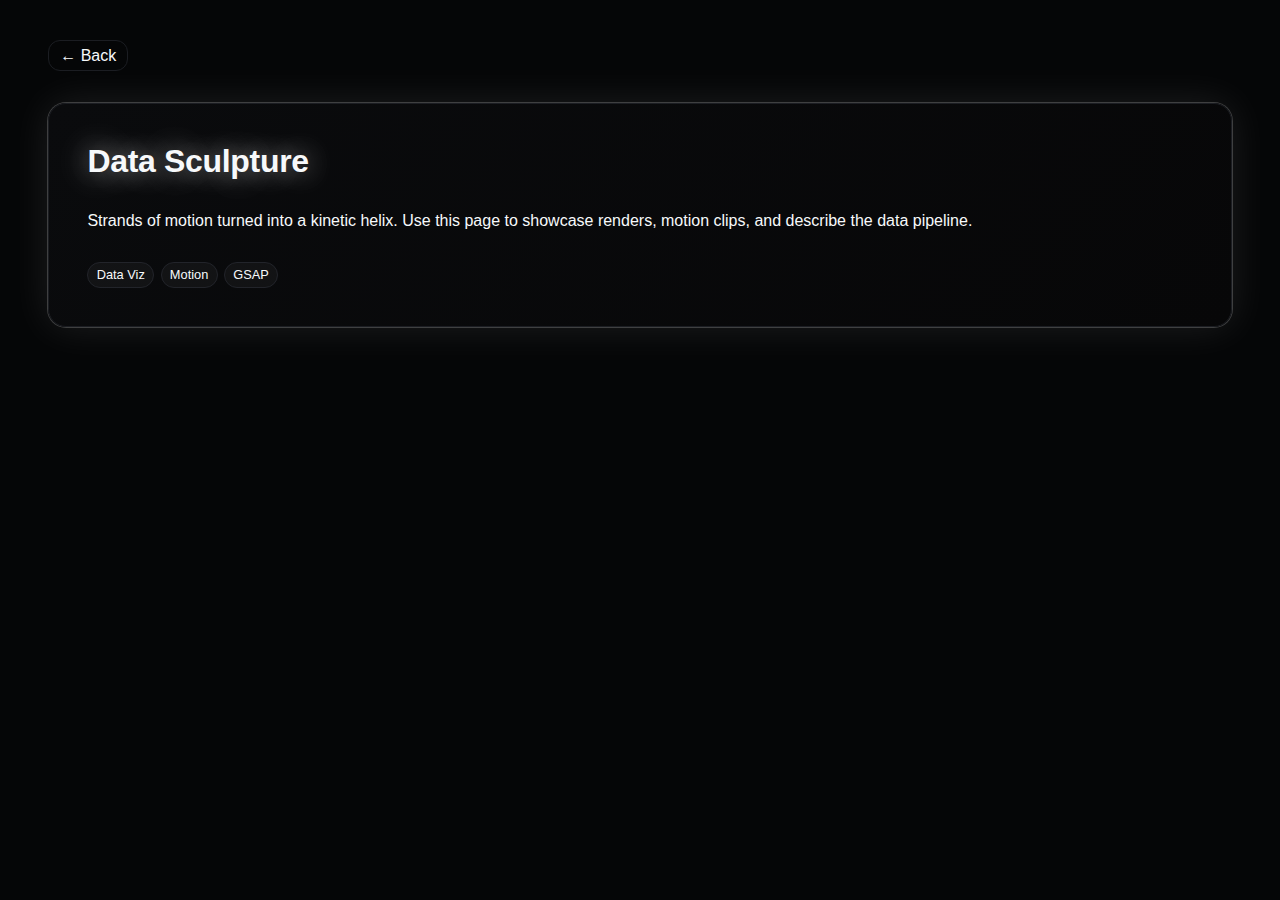
<file: project-data-sculpture.html>
<!DOCTYPE html>
<html lang="en">

<head>
  <meta charset="UTF-8" />
  <meta name="viewport" content="width=device-width, initial-scale=1.0" />
  <title>Data Sculpture</title>
  <link rel="stylesheet" href="project-template.css" />
</head>

<body>
  <header>
    <a class="back" href="index.html">← Back</a>
  </header>
  <section class="hero">
    <h1>Data Sculpture</h1>
    <p>Strands of motion turned into a kinetic helix. Use this page to showcase renders, motion clips, and describe the
      data pipeline.</p>
    <div class="tags">
      <span class="pill">Data Viz</span>
      <span class="pill">Motion</span>
      <span class="pill">GSAP</span>
    </div>
  </section>
  <script>
    // Theme toggle removed
  </script>
  <script src="lightbox.js"></script>
</body>

</html>
</file>
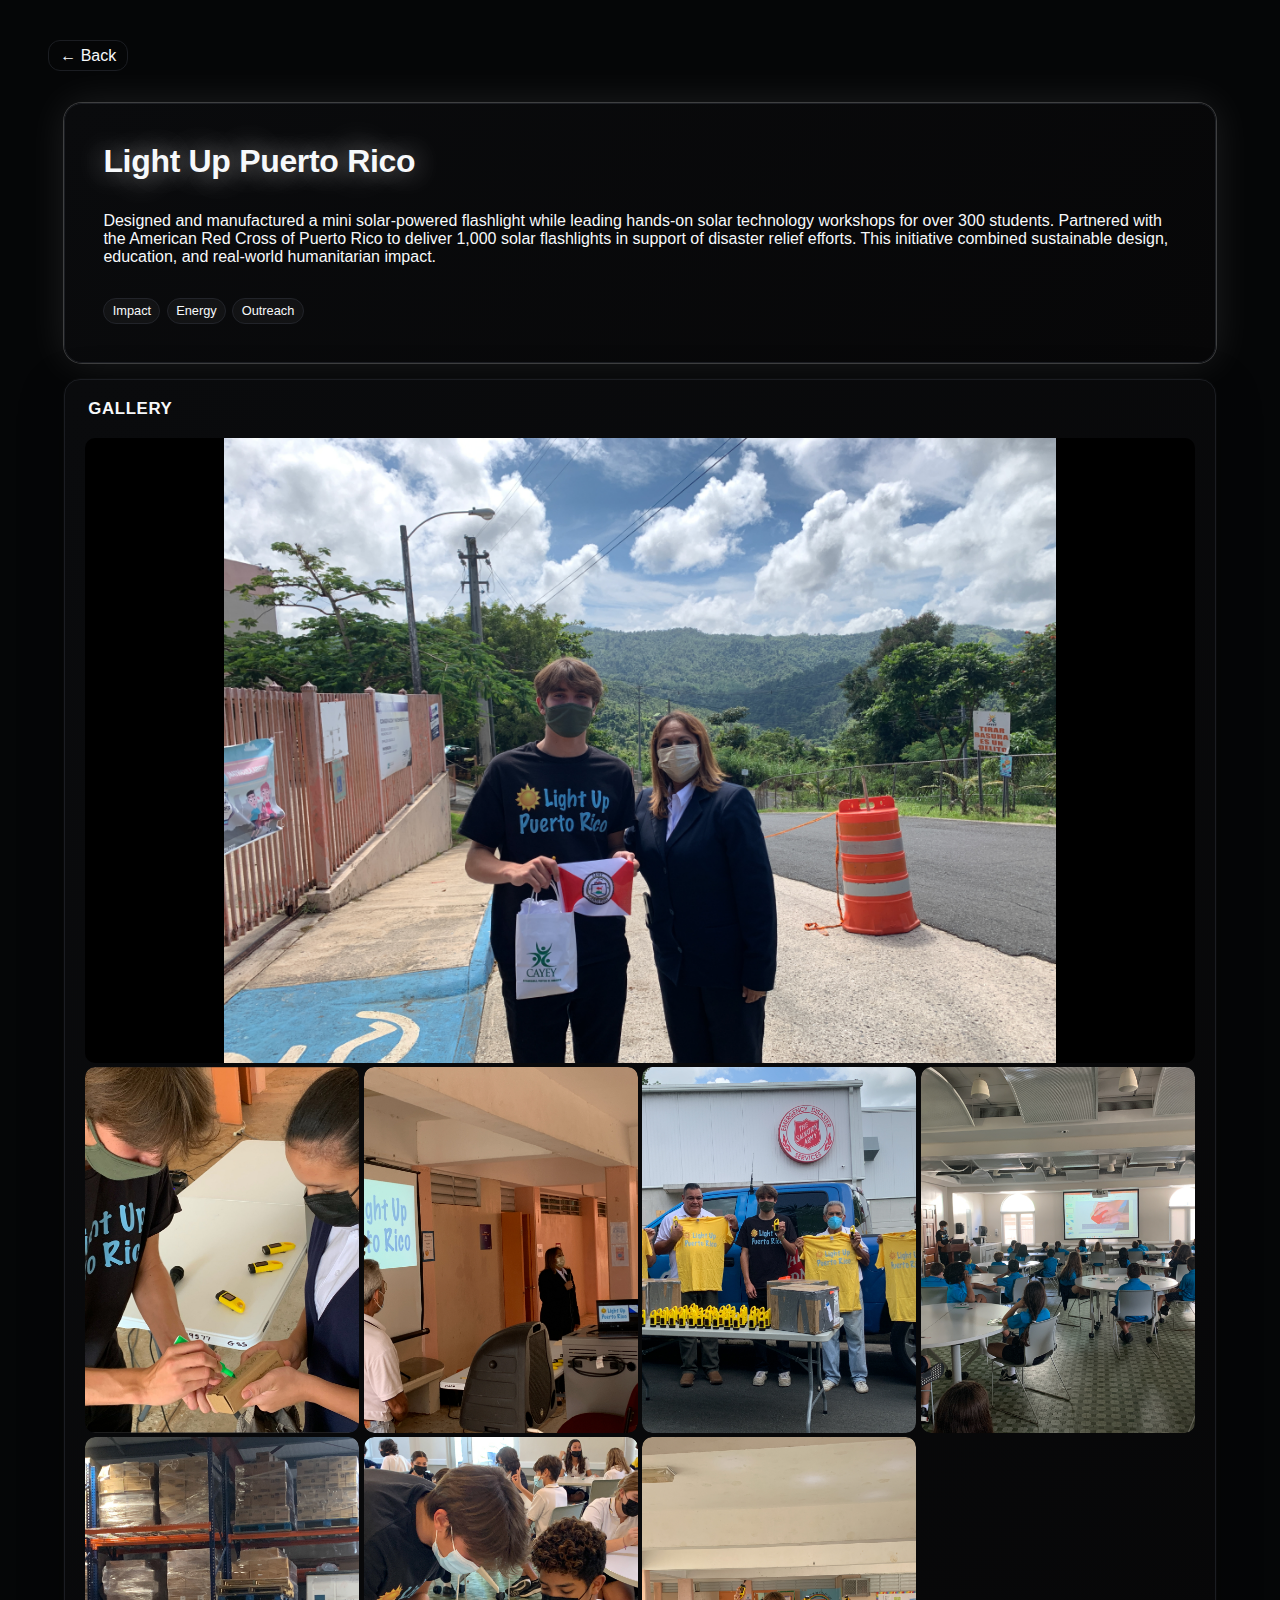
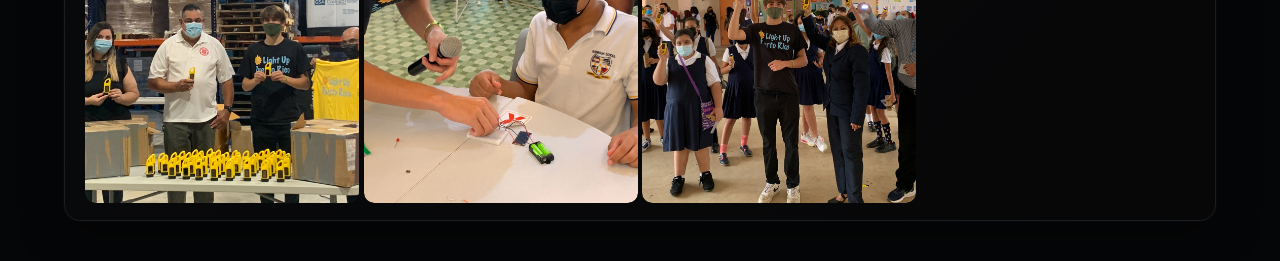
<file: project-light-up-puerto-rico.html>
<!DOCTYPE html>
<html lang="en">

<head>
  <meta charset="UTF-8" />
  <meta name="viewport" content="width=device-width, initial-scale=1.0" />
  <title>Light Up Puerto Rico</title>
  <link rel="stylesheet" href="project-template.css" />
</head>

<body>
  <header>
    <a class="back" href="index.html">← Back</a>
  </header>
  <div class="project-container">
    <section class="hero">
      <h1>Light Up Puerto Rico</h1>
      <p>Designed and manufactured a mini solar-powered flashlight while leading hands-on solar technology workshops for
        over 300 students. Partnered with the American Red Cross of Puerto Rico to deliver 1,000 solar flashlights in
        support of disaster relief efforts. This initiative combined sustainable design, education, and real-world
        humanitarian impact.</p>
      <div class="tags">
        <span class="pill">Impact</span>
        <span class="pill">Energy</span>
        <span class="pill">Outreach</span>
      </div>
    </section>
    <section class="resume-grid" style="margin-top: 1rem;">
      <!-- Overview moved to hero -->

      <div class="resume-section">
        <h2>Gallery</h2>
        <div class="mosaic">
          <div class="mosaic-hero">
            <img src="LightPhoto/20c060a6-b0e6-4235-8fda-afd449472fc2_rw_3840.jpeg" loading="lazy" decoding="async">
          </div>
          <div class="mosaic-grid four-cols">
            <div class="mosaic-tile"><img src="LightPhoto/0d07c886-33a8-42fd-b2cf-d41dfeb0e376_rw_1920.jpg"
                loading="lazy"></div>
            <div class="mosaic-tile"><img src="LightPhoto/3b96759d-da14-43ef-8f70-dbc1c751bc1c_rw_3840.jpeg"
                loading="lazy"></div>
            <div class="mosaic-tile"><img src="LightPhoto/8be5dfb0-6b37-4334-9ace-553f6fea2cbb_rw_3840.jpeg"
                loading="lazy"></div>
            <div class="mosaic-tile"><img src="LightPhoto/9d438d84-3560-45f2-9302-32a8c58c3b9f_rw_3840.jpeg"
                loading="lazy"></div>
            <div class="mosaic-tile"><img src="LightPhoto/c4f4adf2-5897-4bbb-9b95-01b7a9fb95f0_rw_3840.jpeg"
                loading="lazy"></div>
            <div class="mosaic-tile"><img src="LightPhoto/d5da65f4-849e-46d1-8330-aced6f60d758_rw_3840.jpeg"
                loading="lazy"></div>
            <div class="mosaic-tile"><img src="LightPhoto/ed5709ec-d4d1-4aab-b4b1-d6766bcb1f47_rw_3840.jpeg"
                loading="lazy"></div>
          </div>
        </div>
      </div>
  </div>
  </section>
  </div>

  <script src="lightbox.js"></script>
</body>

</html>
</file>
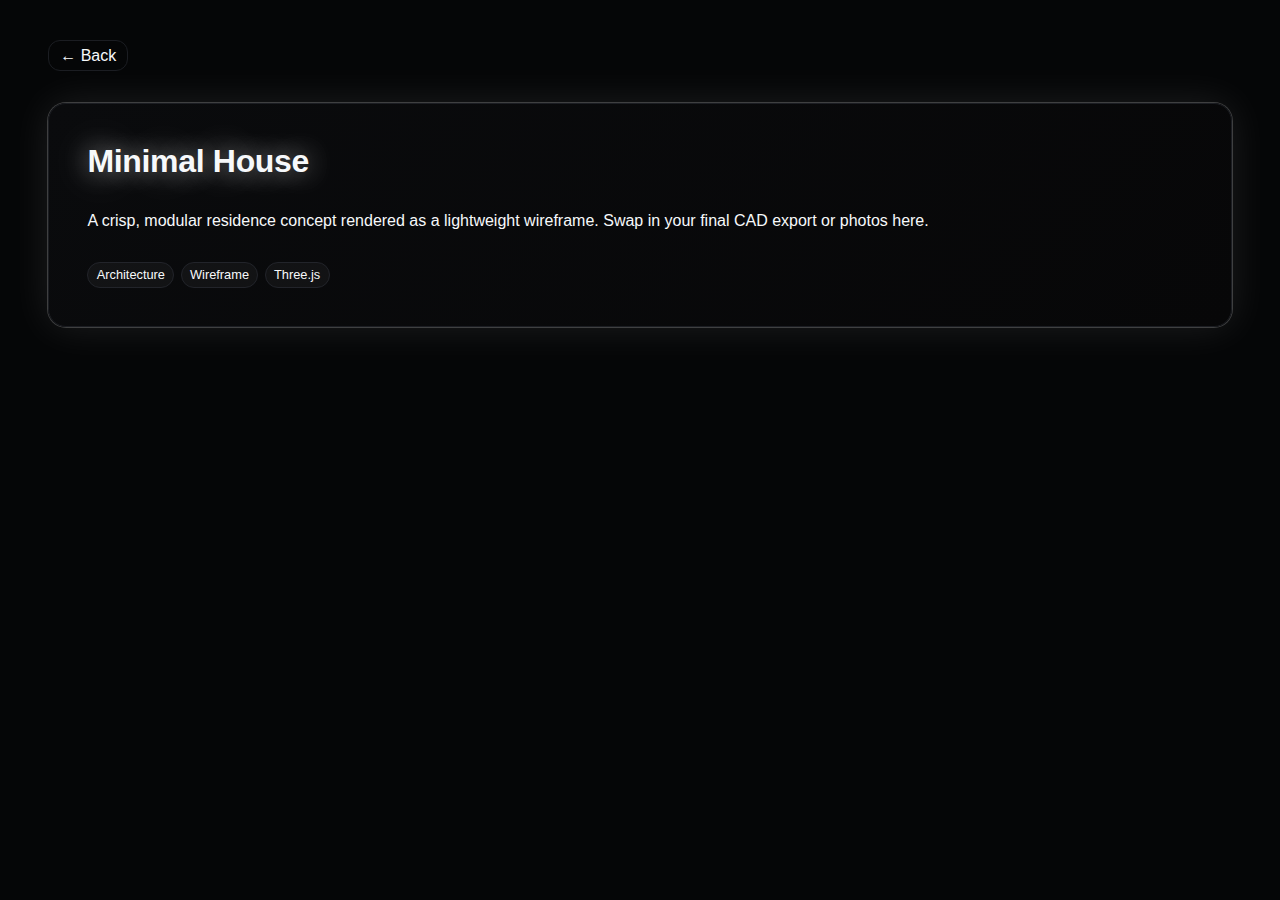
<file: project-minimal-house.html>
<!DOCTYPE html>
<html lang="en">

<head>
  <meta charset="UTF-8" />
  <meta name="viewport" content="width=device-width, initial-scale=1.0" />
  <title>Minimal House</title>
  <link rel="stylesheet" href="project-template.css" />
</head>

<body>
  <header>
    <a class="back" href="index.html">← Back</a>
  </header>
  <section class="hero">
    <h1>Minimal House</h1>
    <p>A crisp, modular residence concept rendered as a lightweight wireframe. Swap in your final CAD export or photos
      here.</p>
    <div class="tags">
      <span class="pill">Architecture</span>
      <span class="pill">Wireframe</span>
      <span class="pill">Three.js</span>
    </div>
  </section>
  <script>
    // Theme toggle removed
  </script>
  <script src="lightbox.js"></script>
</body>

</html>
</file>
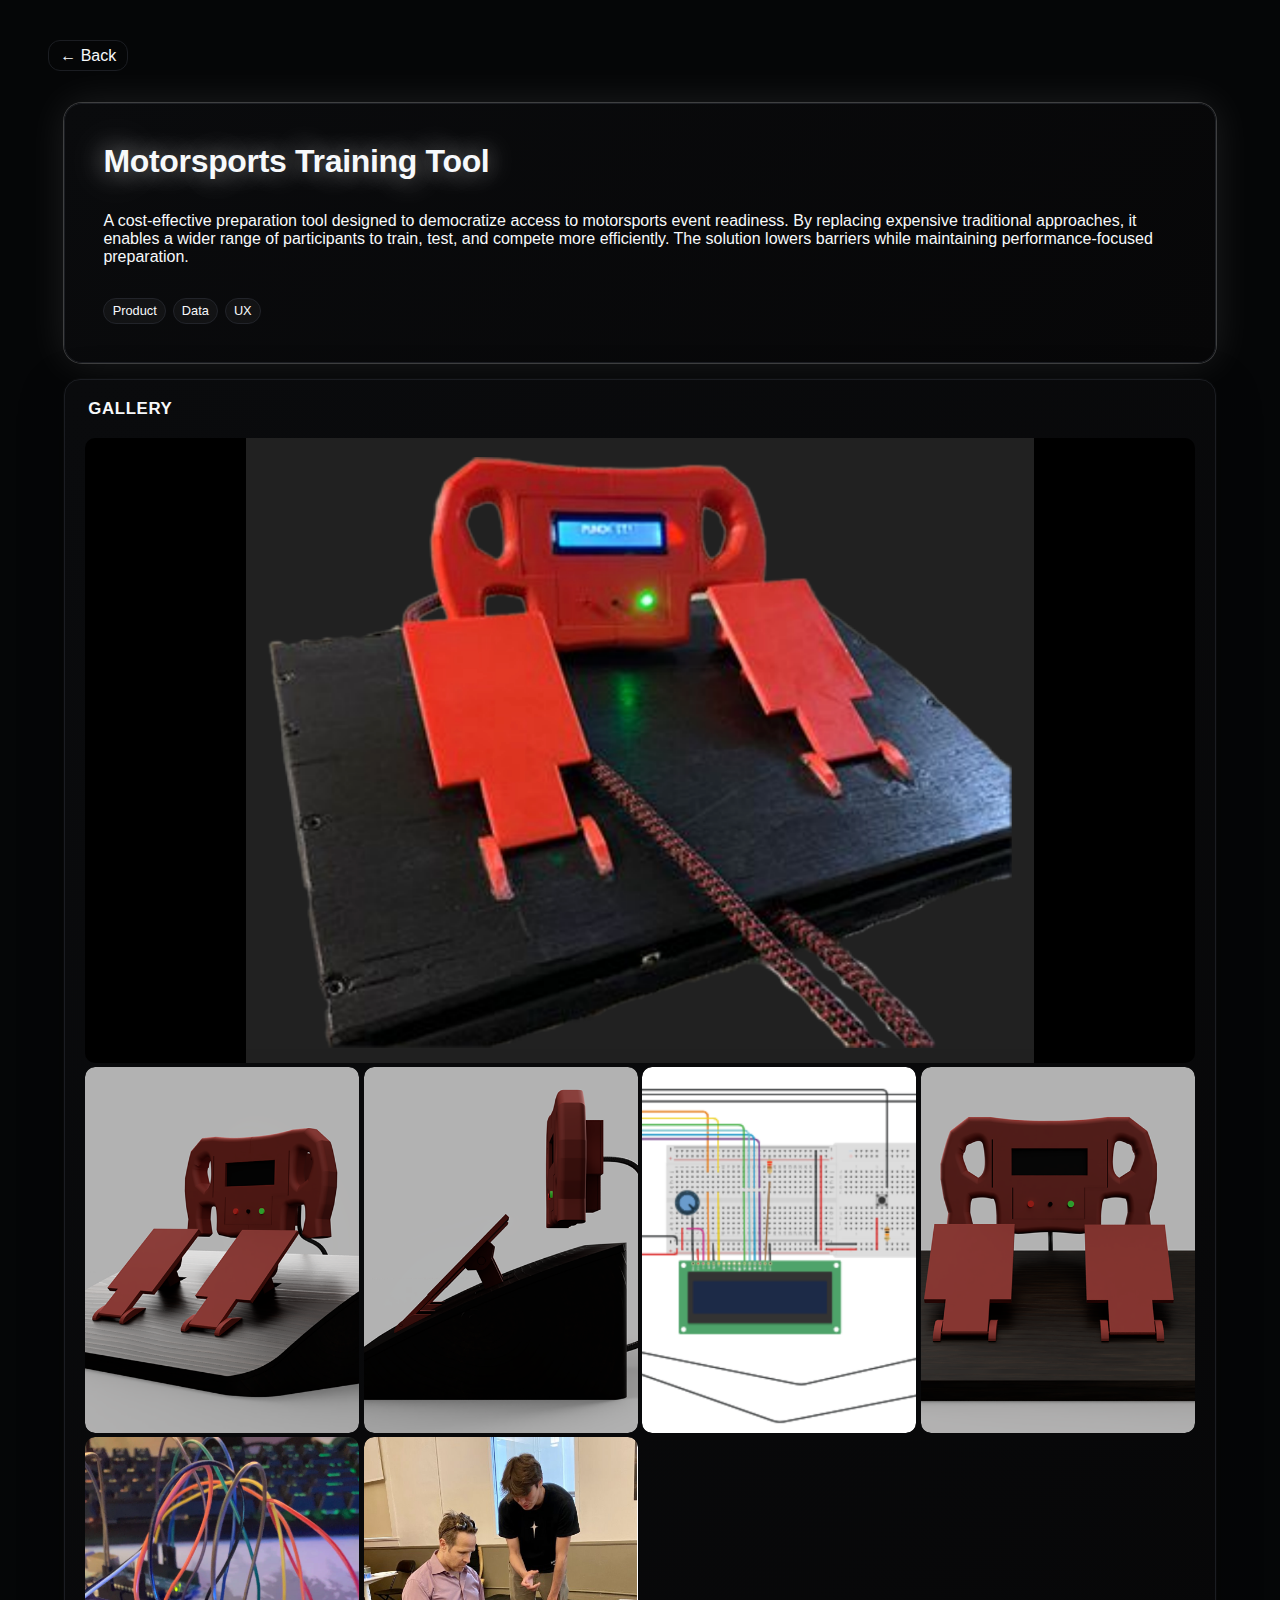
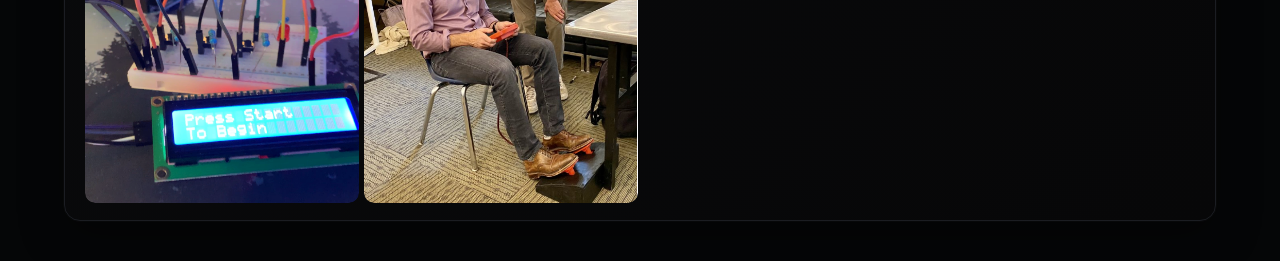
<file: project-motorsports-training.html>
<!DOCTYPE html>
<html lang="en">

<head>
  <meta charset="UTF-8" />
  <meta name="viewport" content="width=device-width, initial-scale=1.0" />
  <title>Motorsports Training Tool</title>
  <link rel="stylesheet" href="project-template.css" />
</head>

<body>
  <header>
    <a class="back" href="index.html">← Back</a>
  </header>
  <div class="project-container">
    <section class="hero">
      <h1>Motorsports Training Tool</h1>
      <p>A cost-effective preparation tool designed to democratize access to motorsports event readiness. By replacing
        expensive traditional approaches, it enables a wider range of participants to train, test, and compete more
        efficiently. The solution lowers barriers while maintaining performance-focused preparation.</p>
      <div class="tags">
        <span class="pill">Product</span>
        <span class="pill">Data</span>
        <span class="pill">UX</span>
      </div>
    </section>
    <section class="resume-grid" style="margin-top: 1rem;">
      <!-- Overview moved to hero -->

      <div class="resume-section">
        <h2>Gallery</h2>
        <div class="mosaic">
          <div class="mosaic-hero">
            <img src="MotorPhotos/fbe0ea83-8b79-4538-a6ee-eb7fc6fcd6d3_rw_1920.png" loading="lazy" decoding="async">
          </div>
          <div class="mosaic-grid four-cols">
            <div class="mosaic-tile"><img src="MotorPhotos/576dc3a3-748d-4370-b03c-f26d07379180_rw_1920.png"
                loading="lazy"></div>
            <div class="mosaic-tile"><img src="MotorPhotos/6f89e2ab-8fe5-488a-a1a6-9d8b1bcc749d_rw_1920.png"
                loading="lazy"></div>
            <div class="mosaic-tile"><img src="MotorPhotos/bc9ba06f-2c50-47a5-be89-dcbdb2023769_rw_1920.png"
                loading="lazy"></div>
            <div class="mosaic-tile"><img src="MotorPhotos/da7775ff-dd3f-41bb-b519-8e081daafa8c_rw_1920.png"
                loading="lazy"></div>
            <div class="mosaic-tile"><img src="MotorPhotos/39533265-1f24-4799-88b1-315993b70727_rw_600.png"
                loading="lazy"></div>
            <div class="mosaic-tile"><img src="MotorPhotos/ef8f3a1c-3c14-4d83-b40a-071096e68a1f_rw_600.png"
                loading="lazy"></div>
          </div>
        </div>
      </div>
  </div>
  </section>
  </div>

  <script src="lightbox.js"></script>
</body>

</html>
</file>
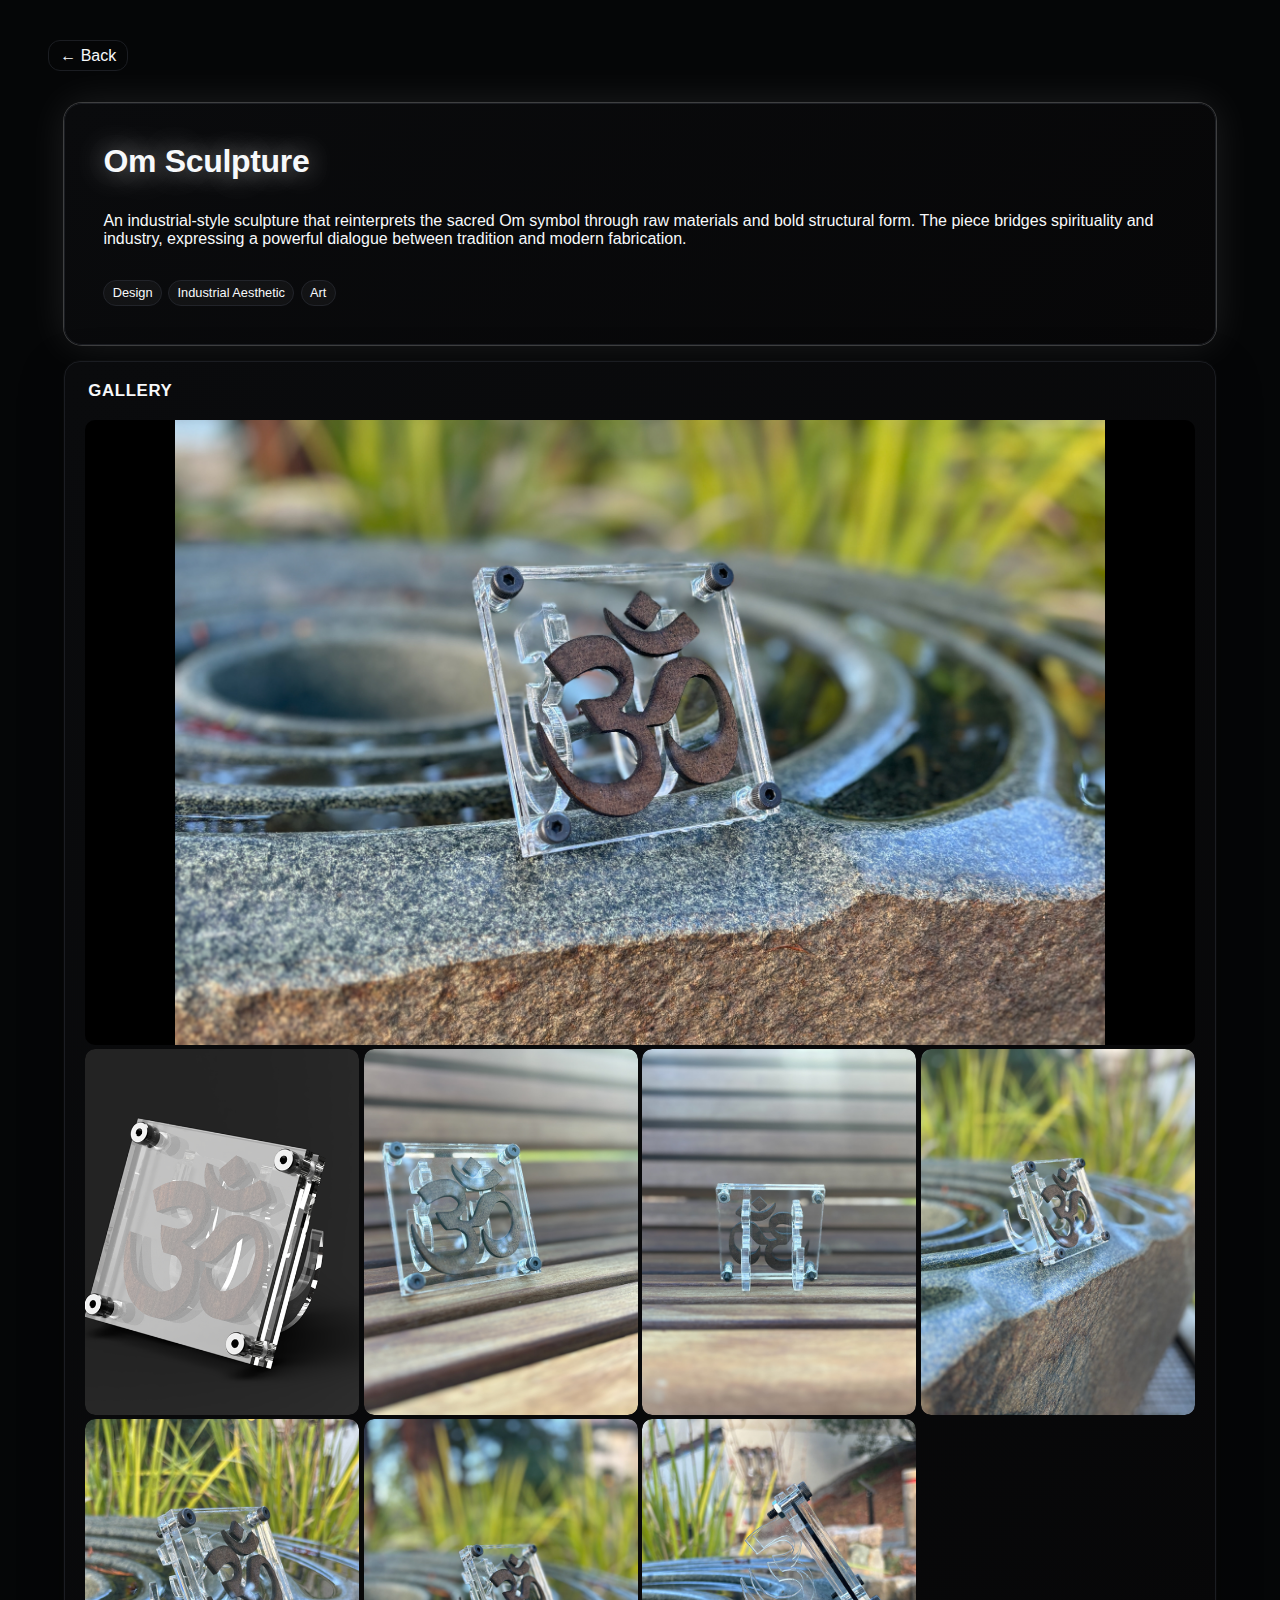
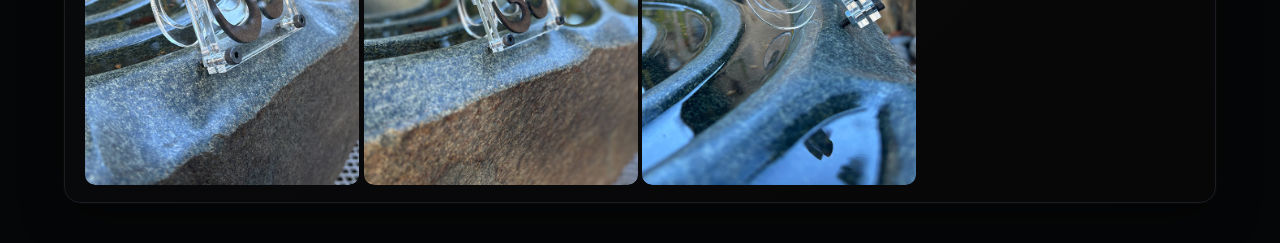
<file: project-om-sculpture.html>
<!DOCTYPE html>
<html lang="en">

<head>
  <meta charset="UTF-8" />
  <meta name="viewport" content="width=device-width, initial-scale=1.0" />
  <title>Om Sculpture</title>
  <link rel="stylesheet" href="project-template.css" />
</head>

<body>
  <header>
    <a class="back" href="index.html">← Back</a>
  </header>
  <div class="project-container">
    <section class="hero">
      <h1>Om Sculpture</h1>
      <p>An industrial-style sculpture that reinterprets the sacred Om symbol through raw materials and bold structural
        form. The piece bridges spirituality and industry, expressing a powerful dialogue between tradition and modern
        fabrication.</p>
      <div class="tags">
        <span class="pill">Design</span>
        <span class="pill">Industrial Aesthetic</span>
        <span class="pill">Art</span>
      </div>
    </section>
    <section class="resume-grid" style="margin-top: 1rem;">
      <!-- Overview moved to hero -->

      <div class="resume-section">
        <h2>Gallery</h2>
        <div class="mosaic">
          <div class="mosaic-hero">
            <img src="OmPhoto/dba7e19a-ae7a-409d-a035-6022364fa1c2_rw_3840.jpg" loading="lazy" decoding="async">
          </div>
          <div class="mosaic-grid four-cols">
            <div class="mosaic-tile"><img src="OmPhoto/2b84a162-21b4-4754-bbdb-909af71cb37f_rw_1920.png" loading="lazy">
            </div>
            <div class="mosaic-tile"><img src="OmPhoto/08fae90b-0a5f-4489-8546-f8f3979e7236_rw_1200.jpg" loading="lazy">
            </div>
            <div class="mosaic-tile"><img src="OmPhoto/3e0bdde9-8571-4ec7-a57b-9d356a153ba6_rw_1200.jpg" loading="lazy">
            </div>
            <div class="mosaic-tile"><img src="OmPhoto/94d262ca-f314-4d36-bfbd-acf64a7533b5_rw_1200.jpg" loading="lazy">
            </div>
            <div class="mosaic-tile"><img src="OmPhoto/9bec1c28-4421-4c74-a13c-74c933f55006_rw_1200.jpg" loading="lazy">
            </div>
            <div class="mosaic-tile"><img src="OmPhoto/e5193120-df77-4c6f-9992-e0f4b55fc050_rw_600.jpg" loading="lazy">
            </div>
            <div class="mosaic-tile"><img src="OmPhoto/f834a7fa-1678-47e9-8c7f-31876a10a8b5_rw_1200.jpeg"
                loading="lazy">
            </div>
          </div>
        </div>
      </div>
  </div>
  </section>
  </div>

  <script src="lightbox.js"></script>
</body>

</html>
</file>
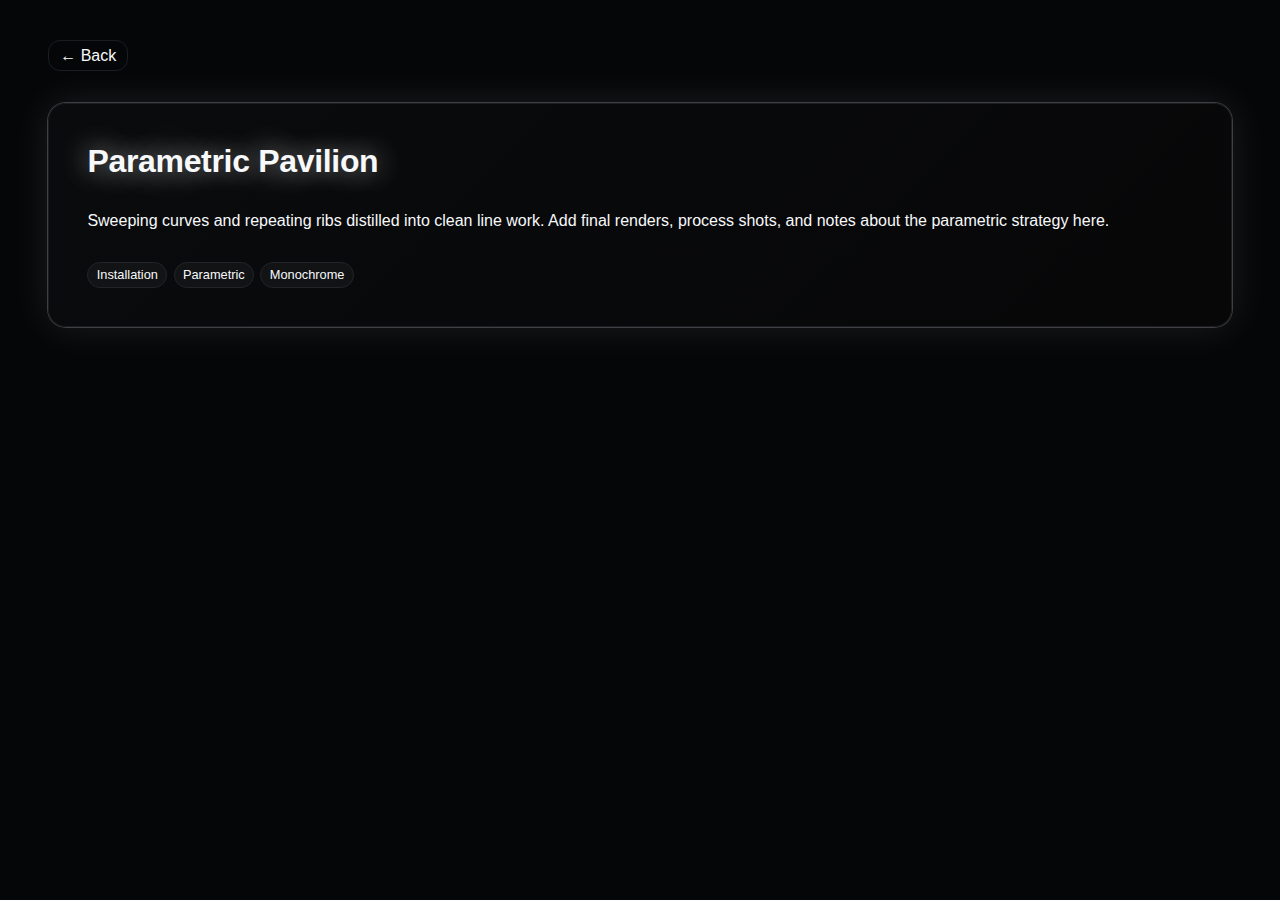
<file: project-parametric-pavilion.html>
<!DOCTYPE html>
<html lang="en">

<head>
  <meta charset="UTF-8" />
  <meta name="viewport" content="width=device-width, initial-scale=1.0" />
  <title>Parametric Pavilion</title>
  <link rel="stylesheet" href="project-template.css" />
</head>

<body>
  <header>
    <a class="back" href="index.html">← Back</a>
  </header>
  <section class="hero">
    <h1>Parametric Pavilion</h1>
    <p>Sweeping curves and repeating ribs distilled into clean line work. Add final renders, process shots, and notes
      about the parametric strategy here.</p>
    <div class="tags">
      <span class="pill">Installation</span>
      <span class="pill">Parametric</span>
      <span class="pill">Monochrome</span>
    </div>
  </section>
  <script>
    // Theme toggle removed
  </script>
  <script src="lightbox.js"></script>
</body>

</html>
</file>
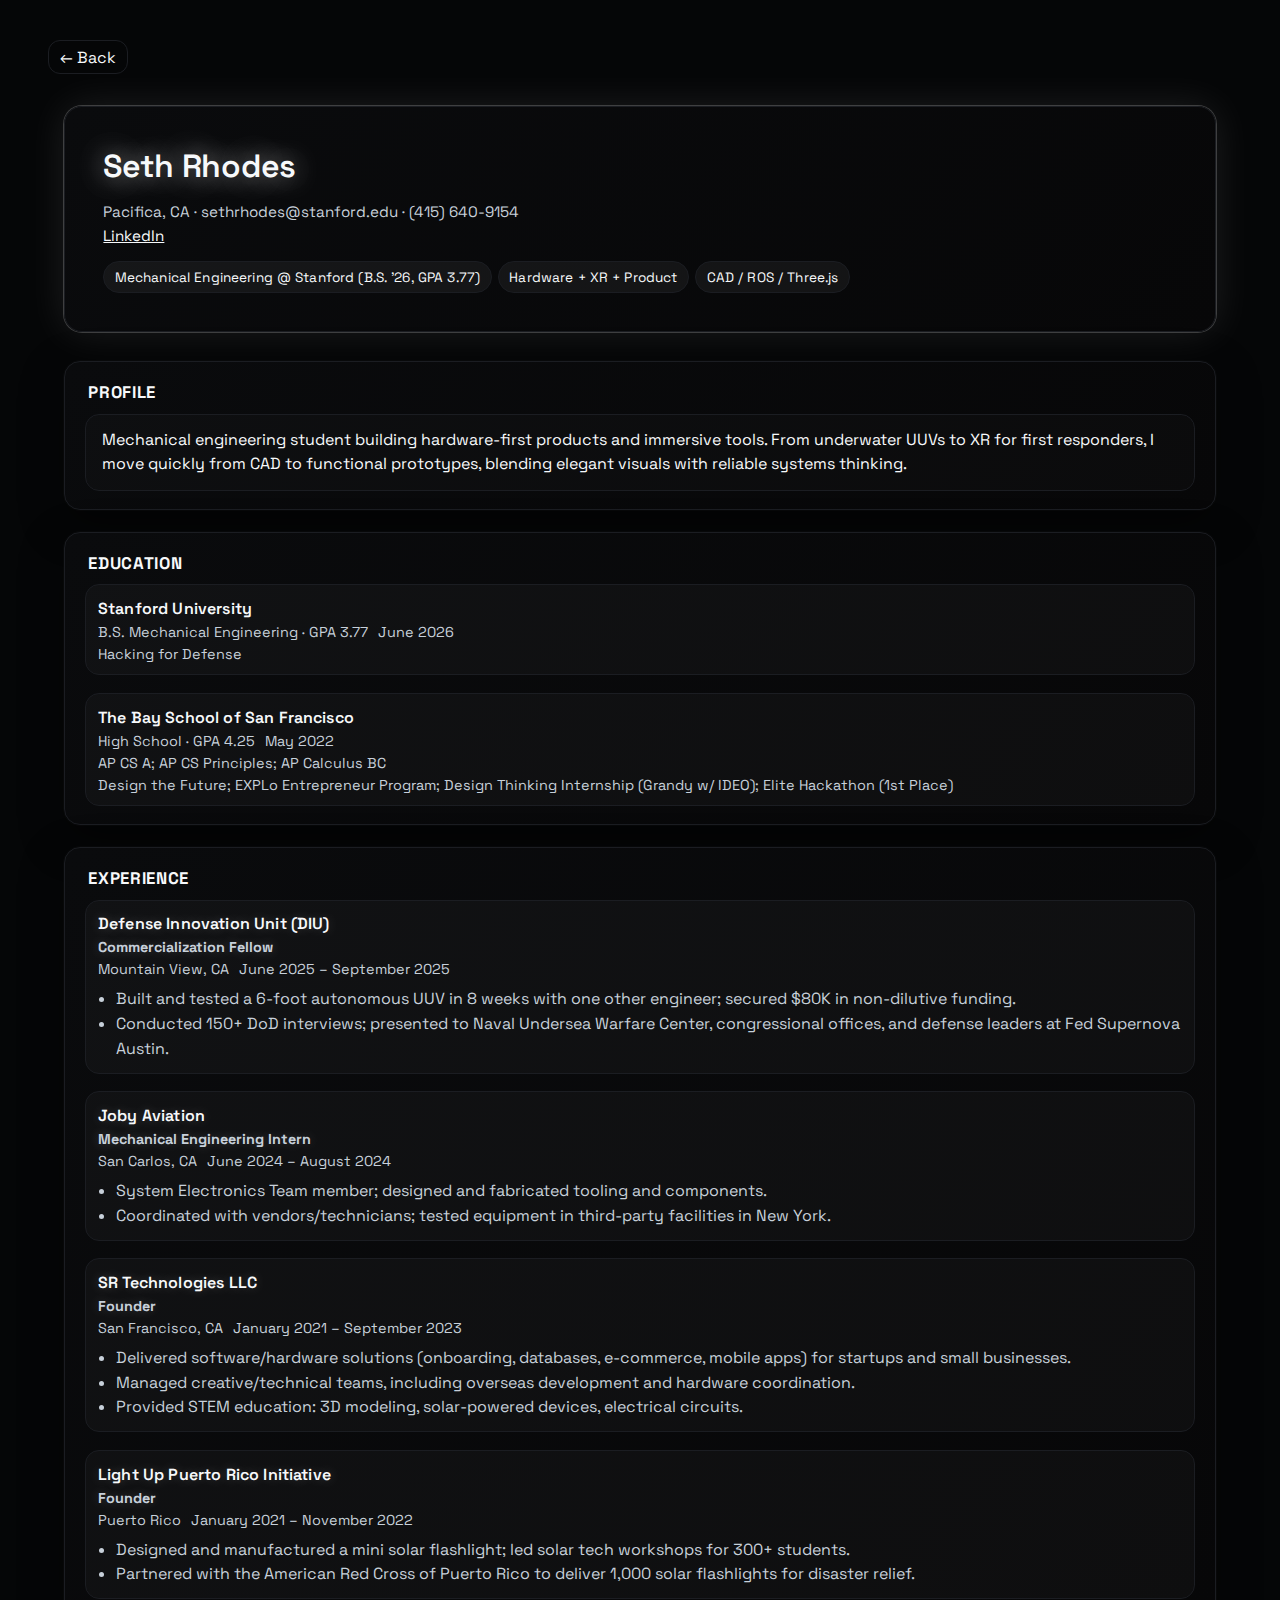
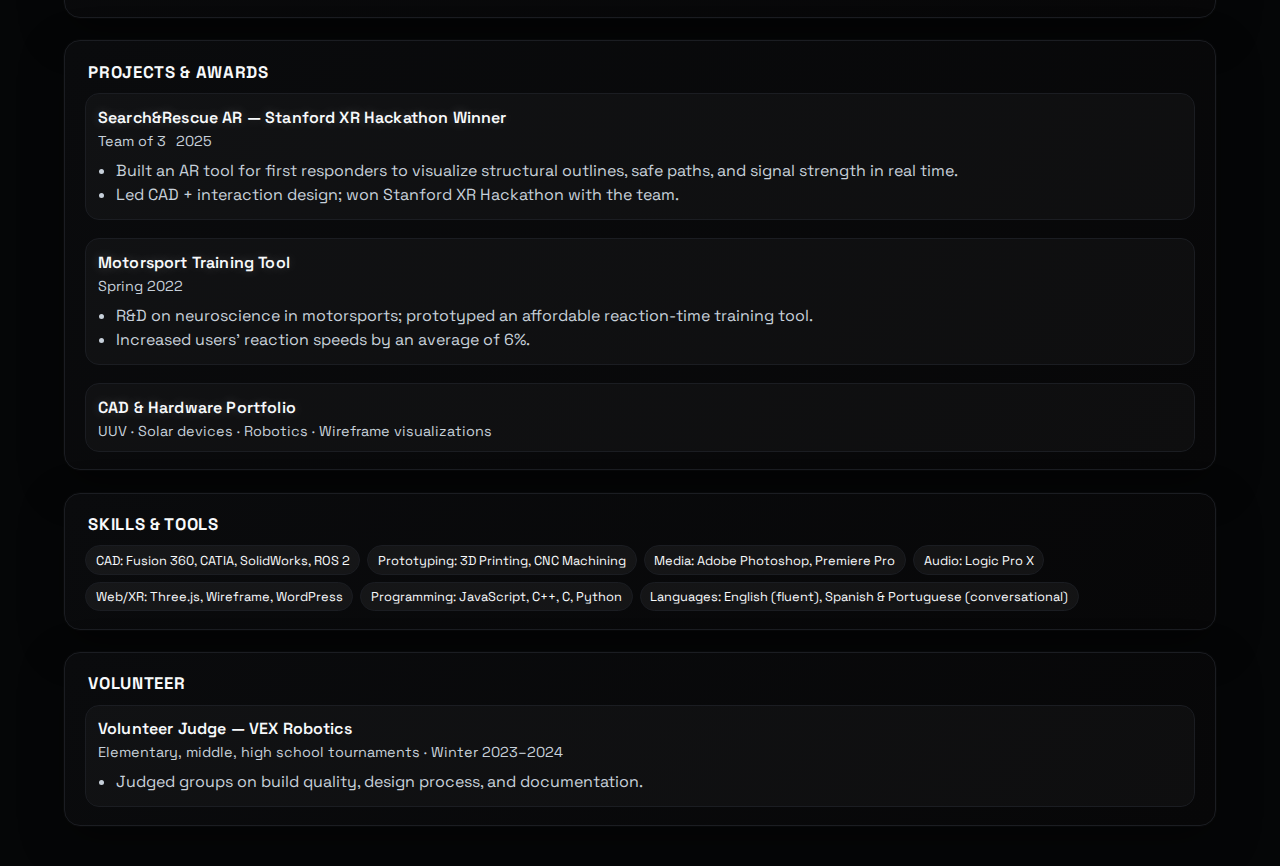
<file: resume.html>
<!DOCTYPE html>
<html lang="en">

<head>
  <meta charset="UTF-8" />
  <meta name="viewport" content="width=device-width, initial-scale=1.0" />
  <title>Resume</title>
  <link rel="preconnect" href="https://fonts.googleapis.com">
  <link rel="preconnect" href="https://fonts.gstatic.com" crossorigin>
  <link
    href="https://fonts.googleapis.com/css2?family=Space+Grotesk:wght@400;500;600&family=Inter:wght@400;600&display=swap"
    rel="stylesheet">
  <link rel="stylesheet" href="project-template.css" />
</head>

<body>
  <header>
    <a class="back" href="index.html">← Back</a>
  </header>
  <div class="project-container">
    <section class="hero">
      <h1 class="glow-title">Seth Rhodes</h1>
      <div class="meta">
        <div>Pacifica, CA · sethrhodes@stanford.edu · (415) 640-9154</div>
        <div><a href="https://www.linkedin.com/in/seth-rhodes-210600227/" target="_blank" rel="noreferrer">LinkedIn</a>
        </div>
      </div>
      <div class="chips">
        <span class="chip">Mechanical Engineering @ Stanford (B.S. ’26, GPA 3.77)</span>
        <span class="chip">Hardware + XR + Product</span>
        <span class="chip">CAD / ROS / Three.js</span>
      </div>
    </section>

    <section class="resume-grid">
      <div class="resume-section">
        <h2>Profile</h2>
        <div class="summary">
          Mechanical engineering student building hardware-first products and immersive tools. From underwater UUVs to
          XR
          for first responders, I move quickly from CAD to functional prototypes, blending elegant visuals with reliable
          systems thinking.
        </div>
      </div>

      <div class="resume-section">
        <h2>Education</h2>
        <div class="resume-list">
          <div class="resume-item">
            <div class="topline">Stanford University</div>
            <div class="subline">
              <span>B.S. Mechanical Engineering · GPA 3.77</span>
              <span>June 2026</span>
            </div>
            <div class="subline">Hacking for Defense</div>
          </div>
          <div class="resume-item">
            <div class="topline">The Bay School of San Francisco</div>
            <div class="subline">
              <span>High School · GPA 4.25</span>
              <span>May 2022</span>
            </div>
            <div class="subline">AP CS A; AP CS Principles; AP Calculus BC</div>
            <div class="subline">Design the Future; EXPLo Entrepreneur Program; Design Thinking Internship (Grandy w/
              IDEO); Elite Hackathon (1st Place)</div>
          </div>
        </div>
      </div>

      <div class="resume-section">
        <h2>Experience</h2>
        <div class="resume-list">
          <div class="resume-item">
            <div class="topline emphasize">Defense Innovation Unit (DIU)</div>
            <div class="subline emphasize">Commercialization Fellow</div>
            <div class="subline">
              <span>Mountain View, CA</span>
              <span>June 2025 – September 2025</span>
            </div>
            <ul>
              <li>Built and tested a 6-foot autonomous UUV in 8 weeks with one other engineer; secured $80K in
                non-dilutive funding.</li>
              <li>Conducted 150+ DoD interviews; presented to Naval Undersea Warfare Center, congressional offices, and
                defense leaders at Fed Supernova Austin.</li>
            </ul>
          </div>
          <div class="resume-item">
            <div class="topline emphasize">Joby Aviation</div>
            <div class="subline emphasize">Mechanical Engineering Intern</div>
            <div class="subline">
              <span>San Carlos, CA</span>
              <span>June 2024 – August 2024</span>
            </div>
            <ul>
              <li>System Electronics Team member; designed and fabricated tooling and components.</li>
              <li>Coordinated with vendors/technicians; tested equipment in third-party facilities in New York.</li>
            </ul>
          </div>
          <div class="resume-item">
            <div class="topline emphasize">SR Technologies LLC</div>
            <div class="subline emphasize">Founder</div>
            <div class="subline">
              <span>San Francisco, CA</span>
              <span>January 2021 – September 2023</span>
            </div>
            <ul>
              <li>Delivered software/hardware solutions (onboarding, databases, e-commerce, mobile apps) for startups
                and small businesses.</li>
              <li>Managed creative/technical teams, including overseas development and hardware coordination.</li>
              <li>Provided STEM education: 3D modeling, solar-powered devices, electrical circuits.</li>
            </ul>
          </div>
          <div class="resume-item">
            <div class="topline emphasize">Light Up Puerto Rico Initiative</div>
            <div class="subline emphasize">Founder</div>
            <div class="subline">
              <span>Puerto Rico</span>
              <span>January 2021 – November 2022</span>
            </div>
            <ul>
              <li>Designed and manufactured a mini solar flashlight; led solar tech workshops for 300+ students.</li>
              <li>Partnered with the American Red Cross of Puerto Rico to deliver 1,000 solar flashlights for disaster
                relief.</li>
            </ul>
          </div>
        </div>
      </div>

      <div class="resume-section">
        <h2>Projects & Awards</h2>
        <div class="resume-list">
          <div class="resume-item">
            <div class="topline emphasize">Search&Rescue AR — Stanford XR Hackathon Winner</div>
            <div class="subline">
              <span>Team of 3</span>
              <span>2025</span>
            </div>
            <ul>
              <li>Built an AR tool for first responders to visualize structural outlines, safe paths, and signal
                strength
                in real time.</li>
              <li>Led CAD + interaction design; won Stanford XR Hackathon with the team.</li>
            </ul>
          </div>
          <div class="resume-item">
            <div class="topline emphasize">Motorsport Training Tool</div>
            <div class="subline"><span>Spring 2022</span></div>
            <ul>
              <li>R&D on neuroscience in motorsports; prototyped an affordable reaction-time training tool.</li>
              <li>Increased users’ reaction speeds by an average of 6%.</li>
            </ul>
          </div>
          <div class="resume-item">
            <div class="topline emphasize">CAD & Hardware Portfolio</div>
            <div class="subline">UUV · Solar devices · Robotics · Wireframe visualizations</div>
          </div>
        </div>
      </div>

      <div class="resume-section">
        <h2>Skills & Tools</h2>
        <div class="badge-row">
          <span class="badge">CAD: Fusion 360, CATIA, SolidWorks, ROS 2</span>
          <span class="badge">Prototyping: 3D Printing, CNC Machining</span>
          <span class="badge">Media: Adobe Photoshop, Premiere Pro</span>
          <span class="badge">Audio: Logic Pro X</span>
          <span class="badge">Web/XR: Three.js, Wireframe, WordPress</span>
          <span class="badge">Programming: JavaScript, C++, C, Python</span>
          <span class="badge">Languages: English (fluent), Spanish & Portuguese (conversational)</span>
        </div>
      </div>

      <div class="resume-section">
        <h2>Volunteer</h2>
        <div class="resume-list">
          <div class="resume-item">
            <div class="topline">Volunteer Judge — VEX Robotics</div>
            <div class="subline">Elementary, middle, high school tournaments · Winter 2023–2024</div>
            <ul>
              <li>Judged groups on build quality, design process, and documentation.</li>
            </ul>
          </div>
        </div>
      </div>
    </section>
  </div>
  <script>
    // Theme toggle removed
  </script>
  <script src="lightbox.js"></script>
</body>

</html>
</file>
<file: project-template.css>
:root {
  --bg: #050607;
  --fg: #f7f9fb;
  --muted: #c7d0da;
  --accent: #ffffff;
  --card: linear-gradient(135deg, #0a0b0d, #070708);
  --border: #1b1d22;
  --pill: rgba(255, 255, 255, 0.04);
  --pill-border: #22242a;
  --title-glow: 0 0 26px rgba(255, 255, 255, 0.55), 0 0 54px rgba(255, 255, 255, 0.32);
  --line: linear-gradient(180deg, rgba(255, 255, 255, 0.35), rgba(255, 255, 255, 0));
  font-family: "Space Grotesk", "Inter", "Helvetica Neue", Arial, sans-serif;
}

body.light {
  --bg: #f7f9fb;
  --fg: #0d1117;
  --muted: #4b5563;
  --accent: #0ea5e9;
  --card: linear-gradient(135deg, #ffffff, #eef2f7);
  --border: #d8e1ea;
  --pill: rgba(0, 0, 0, 0.04);
  --pill-border: #d0d7e2;
  --title-glow: 0 0 22px rgba(14, 165, 233, 0.25);
  --line: linear-gradient(180deg, rgba(14, 165, 233, 0.35), rgba(14, 165, 233, 0));
}

* {
  box-sizing: border-box;
}

html,
body {
  margin: 0;
  padding: 0;
  background: var(--bg);
  color: var(--fg);
}

body {
  min-height: 100vh;
  padding: 2.5rem clamp(1.25rem, 4vw, 3rem);
}

a {
  color: var(--fg);
}

header {
  display: flex;
  justify-content: space-between;
  align-items: center;
  gap: 1rem;
  margin-bottom: 2rem;
}

.toggle {
  display: inline-flex;
  align-items: center;
  gap: 0.4rem;
  padding: 0.45rem 0.85rem;
  border-radius: 999px;
  border: 1px solid var(--border);
  background: var(--card);
  color: var(--fg);
  cursor: pointer;
  font-size: 0.9rem;
}

.hero {
  background: var(--card);
  border: 1px solid var(--border);
  border-radius: 18px;
  padding: clamp(1.5rem, 3vw, 2.5rem);
  display: grid;
  gap: 1rem;
  box-shadow:
    0 0 0 1px rgba(255, 255, 255, 0.2),
    0 0 40px rgba(255, 255, 255, 0.1);
  width: 100%;
  margin: 0 auto;
}

.hero h1 {
  margin: 0;
  text-shadow: var(--title-glow);
  font-weight: 600;
  letter-spacing: -0.01em;
}

.hero .meta {
  display: grid;
  gap: 0.35rem;
  color: var(--muted);
  font-size: 0.95rem;
}

.hero .chips {
  display: flex;
  flex-wrap: wrap;
  gap: 0.4rem;
}

.chip {
  padding: 0.4rem 0.65rem;
  border: 1px solid var(--border);
  border-radius: 999px;
  color: var(--fg);
  background: rgba(255, 255, 255, 0.05);
  font-size: 0.85rem;
  letter-spacing: 0.01em;
}

.resume-grid {
  display: grid;
  gap: 1.4rem;
  margin: 1.8rem auto 0;
  width: 100%;
  max-width: 1200px;
}

.resume-section {
  border: 1px solid var(--border);
  border-radius: 16px;
  padding: 1.2rem 1.25rem 1.1rem;
  background: var(--card);
  position: relative;
  overflow: hidden;
  box-shadow:
    0 0 0 1px rgba(255, 255, 255, 0.02),
    0 14px 44px rgba(0, 0, 0, 0.35);
}

.resume-section h2 {
  margin: 0 0 0.65rem 0.2rem;
  font-size: 1.05rem;
  letter-spacing: 0.04em;
  text-transform: uppercase;
  color: var(--fg);
}

.resume-list {
  display: grid;
  gap: 0.9rem;
}

.resume-item {
  padding: 0.8rem 0.75rem 0.7rem;
  border: 1px solid var(--border);
  border-radius: 14px;
  background: rgba(255, 255, 255, 0.03);
}

.resume-item .emphasize {
  color: var(--fg);
  font-weight: 700;
  text-shadow: 0 0 12px rgba(255, 255, 255, 0.22);
  font-size: 1.05rem;
}

.resume-item .topline {
  display: flex;
  flex-wrap: wrap;
  justify-content: space-between;
  gap: 0.4rem;
  font-weight: 600;
  letter-spacing: 0.01em;
  font-size: 1rem;
}

.resume-item .subline {
  color: var(--muted);
  display: flex;
  flex-wrap: wrap;
  gap: 0.6rem;
  font-size: 0.9rem;
  margin-top: 0.25rem;
}

.resume-item ul {
  margin: 0.55rem 0 0;
  padding-left: 1.1rem;
  color: var(--muted);
  line-height: 1.55;
}

.resume-item+.resume-item {
  margin-top: 0.2rem;
}

.badge-row {
  display: flex;
  flex-wrap: wrap;
  gap: 0.45rem;
  margin-top: 0.4rem;
}

.badge {
  border: 1px solid var(--border);
  border-radius: 999px;
  padding: 0.32rem 0.6rem;
  font-size: 0.8rem;
  color: var(--fg);
  background: rgba(255, 255, 255, 0.05);
}

.glow-title {
  text-shadow: 0 0 18px rgba(255, 255, 255, 0.55), 0 0 36px rgba(184, 241, 255, 0.3);
}

.summary {
  border: 1px solid var(--border);
  border-radius: 14px;
  padding: 0.8rem 1rem;
  background: rgba(255, 255, 255, 0.02);
  line-height: 1.55;
}

.double-col {
  display: grid;
  gap: 1.1rem;
  grid-template-columns: repeat(auto-fit, minmax(280px, 1fr));
}

.project-container {
  max-width: 1200px;
  width: calc(100% - 2rem);
  margin: 0 auto;
}

.mosaic {
  display: grid;
  gap: 0.3rem;
  margin-top: 1.2rem;
  width: 100%;
}

.mosaic-hero {
  border: none;
  border-radius: 10px;
  overflow: hidden;
  box-shadow: none;
  aspect-ratio: 16 / 9;
  background: #000;
}

.mosaic-hero img {
  display: block;
  width: 100%;
  height: 100%;
  object-fit: contain;
  background: #000;
}

.mosaic-grid {
  display: grid;
  gap: 0.3rem;
  grid-template-columns: repeat(4, minmax(0, 1fr));
  align-items: stretch;
}

.mosaic-grid.four-cols {
  grid-template-columns: repeat(4, minmax(0, 1fr));
}

@media (max-width: 900px) {
  .mosaic-grid.four-cols {
    grid-template-columns: repeat(auto-fit, minmax(160px, 1fr));
  }
}

.mosaic-tile {
  border: none;
  border-radius: 10px;
  overflow: hidden;
  background: transparent;
  aspect-ratio: 3 / 4;
  box-shadow: none;
}

.mosaic-tile img {
  width: 100%;
  height: 100%;
  object-fit: cover;
  display: block;
  background: transparent;
  border-radius: 10px;
}

.lightbox-backdrop {
  position: fixed;
  inset: 0;
  background: rgba(0, 0, 0, 0.8);
  display: none;
  align-items: center;
  justify-content: center;
  z-index: 999;
  padding: 1rem;
}

.lightbox-backdrop.active {
  display: flex;
}

.lightbox-backdrop img {
  max-width: 90vw;
  max-height: 90vh;
  border-radius: 12px;
  box-shadow: 0 20px 60px rgba(0, 0, 0, 0.6);
  background: #000;
}

.video-embed {
  border: 1px solid var(--border);
  border-radius: 14px;
  overflow: hidden;
  background: var(--card);
  box-shadow: 0 10px 34px rgba(0, 0, 0, 0.28);
}

.video-embed iframe {
  width: 100%;
  height: 0;
  padding-bottom: 61%;
}

.video-embed video {
  width: 100%;
  display: block;
  border-radius: 12px;
  height: auto;
  background: #000;
}

.pill {
  display: inline-flex;
  gap: 0.35em;
  align-items: center;
  padding: 0.35em 0.65em;
  border-radius: 999px;
  background: var(--pill);
  border: 1px solid var(--pill-border);
  color: var(--fg);
  font-size: 0.8rem;
}

.tags {
  display: flex;
  flex-wrap: wrap;
  gap: 0.4rem;
}

.back {
  text-decoration: none;
  display: inline-flex;
  gap: 0.35rem;
  align-items: center;
  padding: 0.35rem 0.7rem;
  border-radius: 12px;
  border: 1px solid var(--border);
}
</file>
